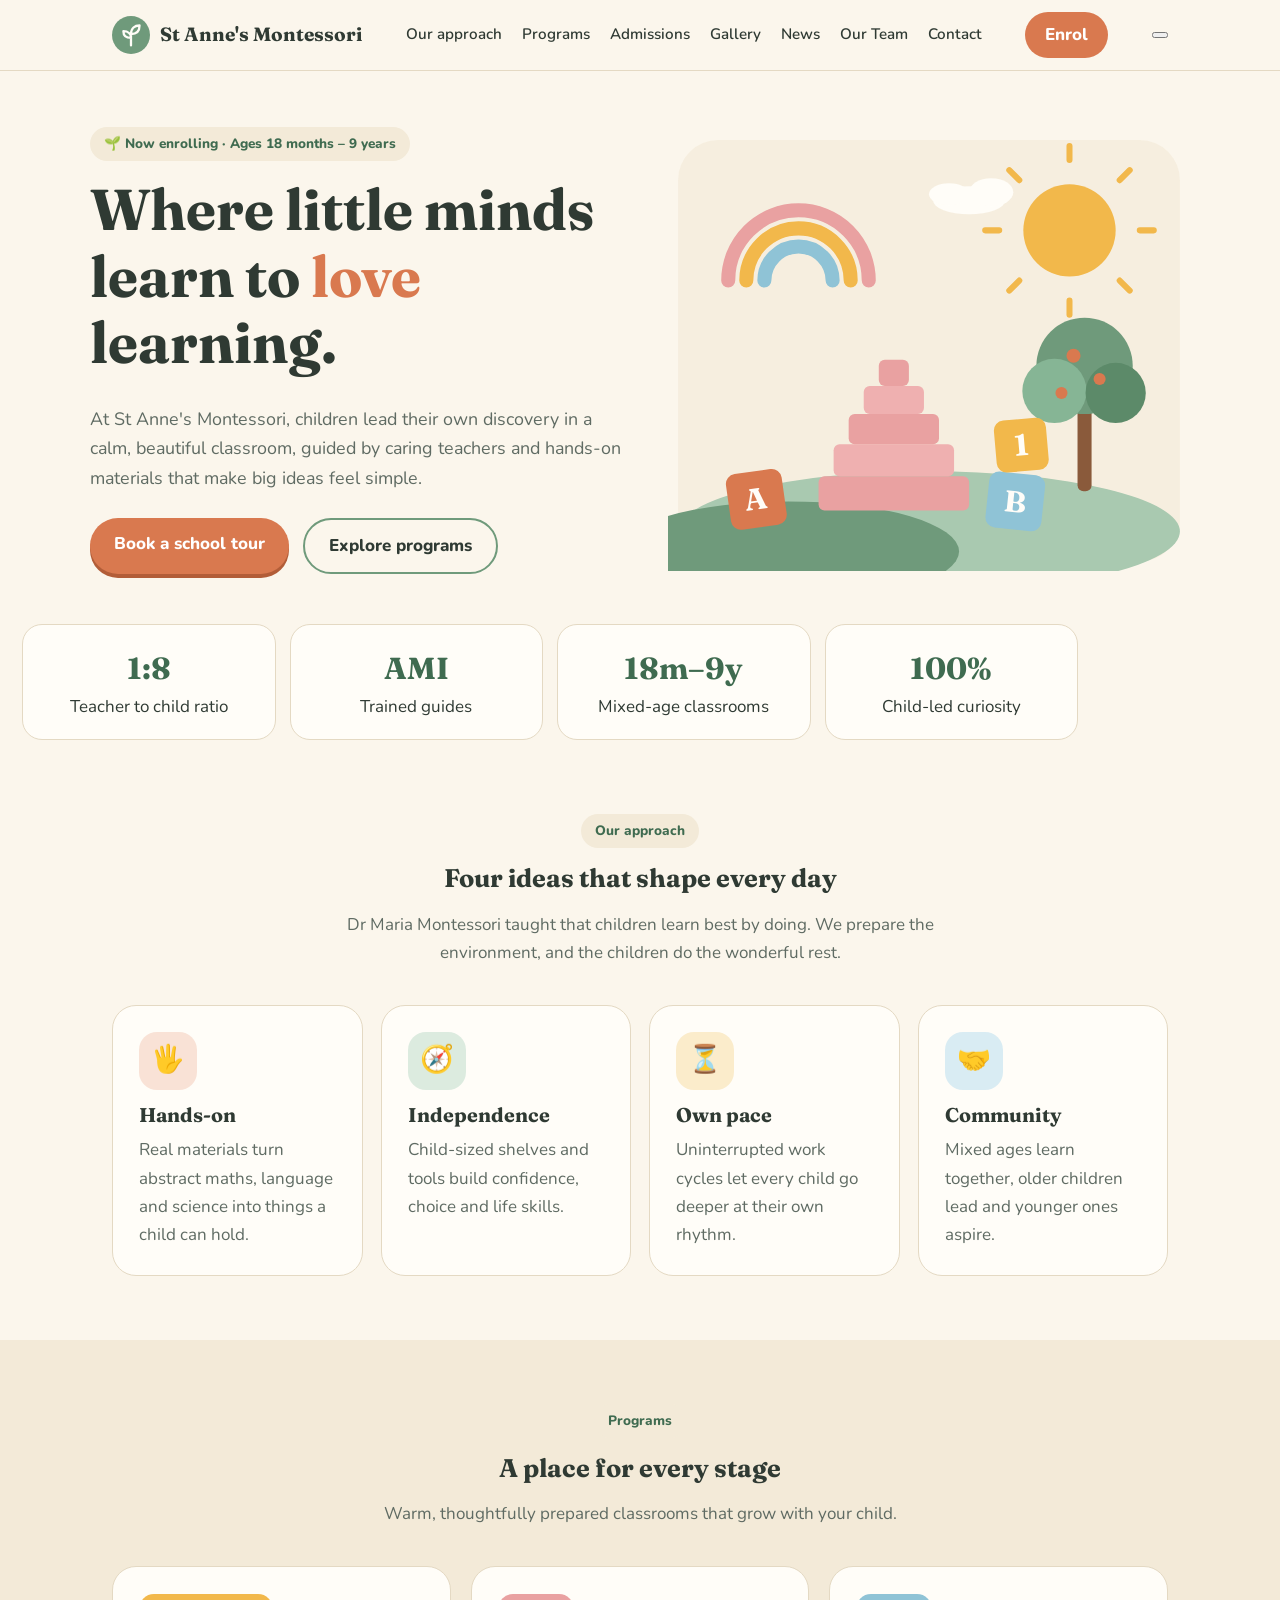
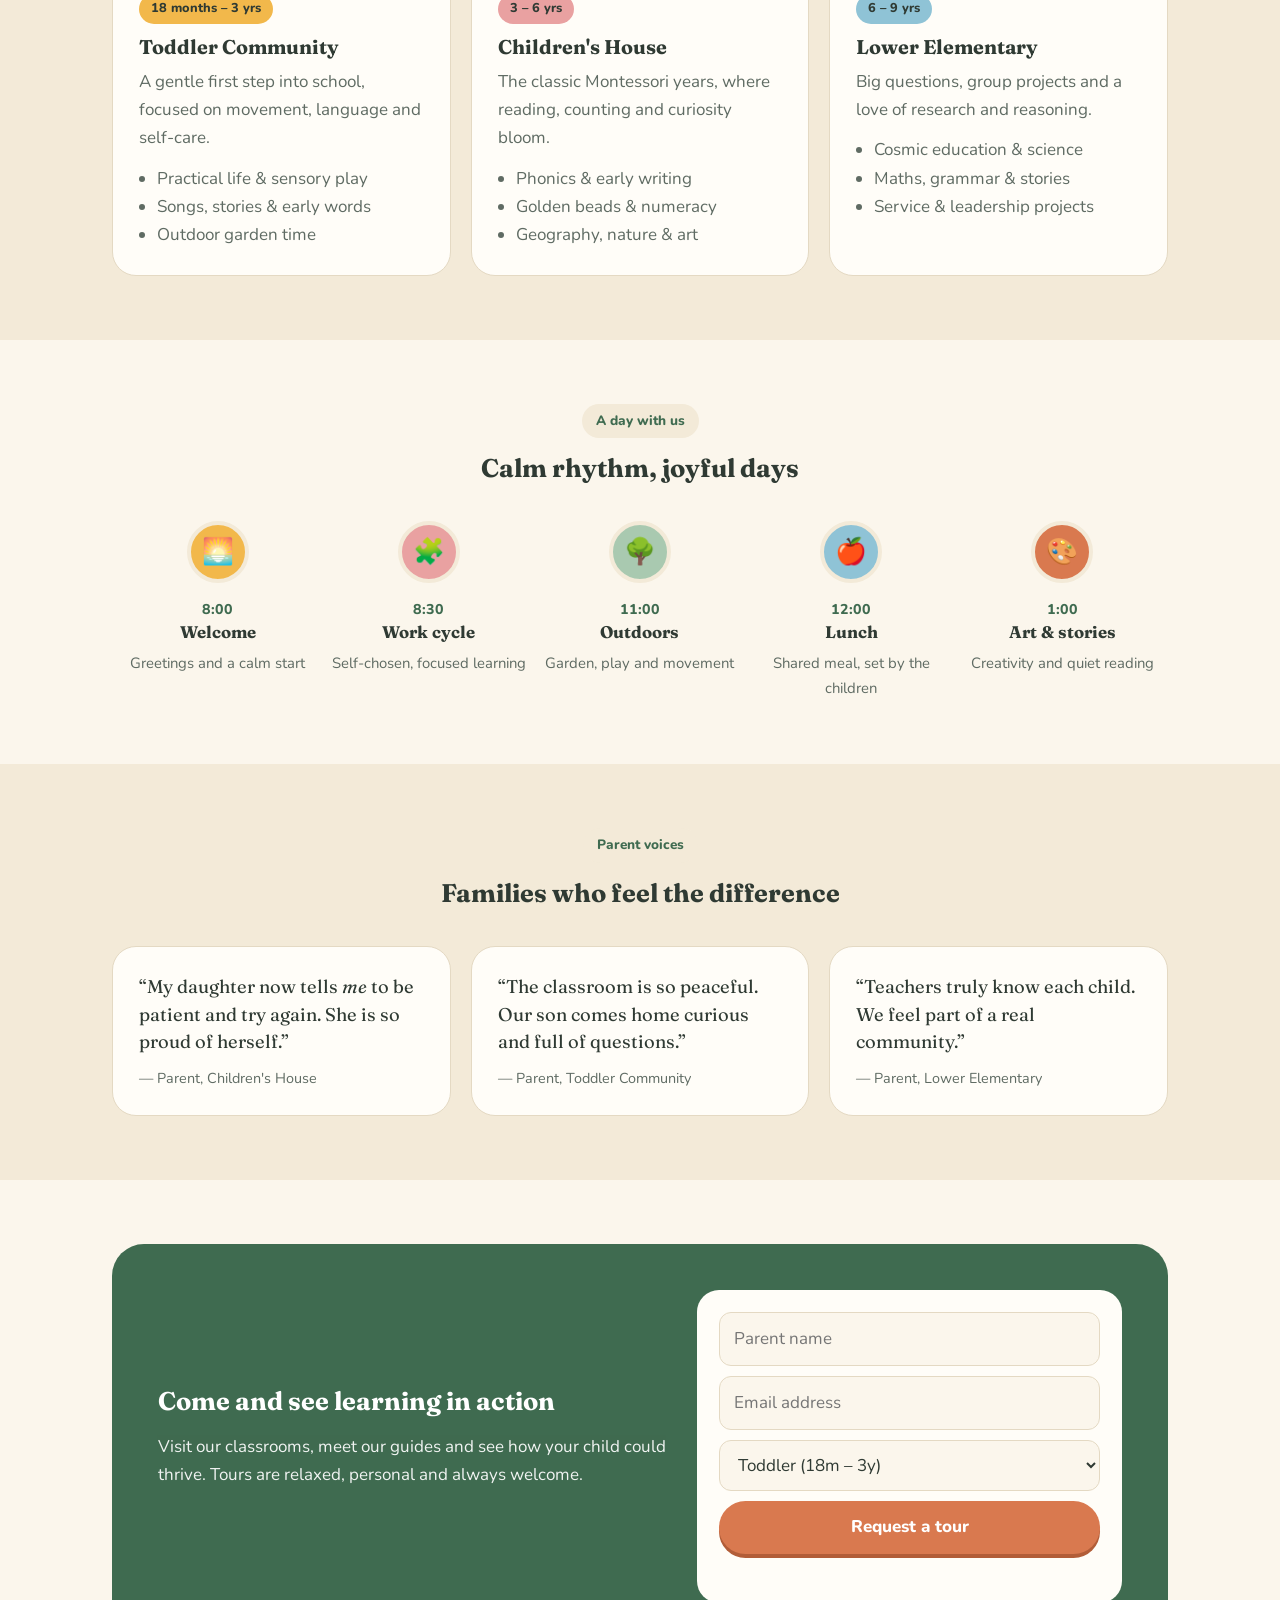
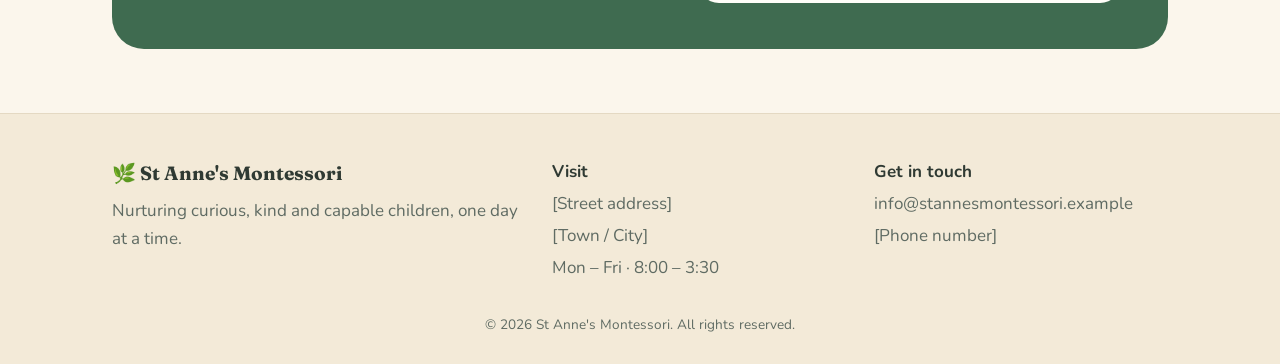
<file: index.html>
<!DOCTYPE html>
<html lang="en">
<head>
<meta charset="utf-8">
<meta name="viewport" content="width=device-width, initial-scale=1, viewport-fit=cover">
<title>St Anne's Montessori – Where curiosity grows</title>
<link rel="stylesheet" href="https://fonts.googleapis.com/css2?family=Fraunces:wght@600;700&family=Nunito:wght@400;600;800&display=swap">
<link rel="stylesheet" href="style.css">
</head>
<body>

<!-- ============ HEADER ============ -->
<header><div class="wrap"><nav>
  <a href="#top" class="logo">
    <svg width="38" height="38" viewBox="0 0 40 40" aria-hidden="true">
      <circle cx="20" cy="20" r="20" fill="#6f9a7b"/>
      <path d="M20 31V19M20 19c0-6 4-9 9-9 0 6-3 9-9 9zM20 23c0-4-3-7-8-7 0 5 3 7 8 7z" fill="none" stroke="#fffdf8" stroke-width="2.4" stroke-linecap="round" stroke-linejoin="round"/>
    </svg>
    St Anne's Montessori
  </a>
  <div class="links">
    <a href="#about">Our approach</a>
    <a href="#programs">Programs</a>
    <a href="admissions.html">Admissions</a>
    <a href="gallery.html">Gallery</a>
    <a href="news.html">News</a>
    <a href="staff.html">Our Team</a>
    <a href="contact.html">Contact</a>
  </div>
  <a class="btn" href="admissions.html#tour" style="padding:9px 20px;box-shadow:none">Enrol</a>
  <button class="burger" aria-label="Open menu" aria-expanded="false">
    <span></span><span></span><span></span>
  </button>
</nav></div></header>

<main id="top">

<!-- ============ HERO ============ -->
<div class="wrap hero">
  <div>
    <span class="tag">🌱 Now enrolling · Ages 18 months – 9 years</span>
    <h1>Where little minds learn to <em>love</em> learning.</h1>
    <p>At St Anne's Montessori, children lead their own discovery in a calm, beautiful classroom, guided by caring teachers and hands-on materials that make big ideas feel simple.</p>
    <div class="cta">
      <a class="btn" href="admissions.html#tour">Book a school tour</a>
      <a class="btn alt" href="#programs">Explore programs</a>
    </div>
  </div>

  <!-- Hero illustration (inline SVG) -->
  <svg viewBox="0 0 520 440" role="img" aria-label="Illustration of colourful learning blocks, a tree and a sunny sky">
    <rect x="10" y="10" width="500" height="420" rx="40" fill="#f3ead8" opacity=".6"/>
    <!-- sun -->
    <circle cx="400" cy="100" r="46" fill="#f2b84b"/>
    <g stroke="#f2b84b" stroke-width="6" stroke-linecap="round">
      <path d="M400 30v-14M400 184v-14M330 100h-14M484 100h-14M350 50l-10-10M460 160l-10-10M450 50l10-10M350 150l-10 10"/>
    </g>
    <!-- rainbow -->
    <path d="M60 150a70 70 0 0 1 140 0" fill="none" stroke="#e9a1a1" stroke-width="14" stroke-linecap="round"/>
    <path d="M78 150a52 52 0 0 1 104 0" fill="none" stroke="#f2b84b" stroke-width="14" stroke-linecap="round"/>
    <path d="M96 150a34 34 0 0 1 68 0" fill="none" stroke="#8fc3d6" stroke-width="14" stroke-linecap="round"/>
    <!-- hills -->
    <ellipse cx="260" cy="400" rx="250" ry="60" fill="#a9c9b0"/>
    <ellipse cx="120" cy="420" rx="170" ry="50" fill="#6f9a7b"/>
    <!-- tree -->
    <rect x="408" y="250" width="14" height="110" rx="6" fill="#8a5a3b"/>
    <circle cx="415" cy="235" r="48" fill="#6f9a7b"/>
    <circle cx="385" cy="260" r="32" fill="#86b595"/>
    <circle cx="446" cy="262" r="30" fill="#5c8a69"/>
    <circle cx="404" cy="225" r="7" fill="#d9794f"/>
    <circle cx="430" cy="248" r="6" fill="#d9794f"/>
    <circle cx="392" cy="262" r="6" fill="#d9794f"/>
    <!-- pink tower -->
    <rect x="150" y="345" width="150" height="34" rx="6" fill="#e9a1a1"/>
    <rect x="165" y="313" width="120" height="32" rx="6" fill="#efb0b0"/>
    <rect x="180" y="283" width="90" height="30" rx="6" fill="#e9a1a1"/>
    <rect x="195" y="255" width="60" height="28" rx="6" fill="#efb0b0"/>
    <rect x="210" y="229" width="30" height="26" rx="6" fill="#e9a1a1"/>
    <!-- letter blocks -->
    <g font-family="Fraunces,Georgia,serif" font-weight="700" font-size="30" text-anchor="middle" fill="#fffdf8">
      <rect x="60" y="340" width="56" height="56" rx="10" fill="#d9794f" transform="rotate(-8 88 368)"/>
      <text x="88" y="378" transform="rotate(-8 88 368)">A</text>
      <rect x="318" y="342" width="56" height="56" rx="10" fill="#8fc3d6" transform="rotate(6 346 370)"/>
      <text x="346" y="381" transform="rotate(6 346 370)">B</text>
      <rect x="326" y="288" width="52" height="52" rx="10" fill="#f2b84b" transform="rotate(-5 352 314)"/>
      <text x="352" y="324" transform="rotate(-5 352 314)">1</text>
    </g>
    <!-- cloud -->
    <g fill="#fffdf8">
      <ellipse cx="300" cy="70" rx="36" ry="14"/>
      <ellipse cx="322" cy="62" rx="22" ry="14"/>
      <ellipse cx="280" cy="64" rx="20" ry="11"/>
    </g>
  </svg>
</div>

<!-- ============ STATS ============ -->
<div class="wrap stats">
  <div class="stat"><b>1:8</b>Teacher to child ratio</div>
  <div class="stat"><b>AMI</b>Trained guides</div>
  <div class="stat"><b>18m–9y</b>Mixed-age classrooms</div>
  <div class="stat"><b>100%</b>Child-led curiosity</div>
</div>

<!-- ============ ABOUT ============ -->
<section id="about"><div class="wrap">
  <div class="head">
    <span class="tag">Our approach</span>
    <h2>Four ideas that shape every day</h2>
    <p>Dr Maria Montessori taught that children learn best by doing. We prepare the environment, and the children do the wonderful rest.</p>
  </div>
  <div class="grid4">
    <div class="card"><div class="ico" style="background:#f9e2d6">🖐️</div><h3>Hands-on</h3><p>Real materials turn abstract maths, language and science into things a child can hold.</p></div>
    <div class="card"><div class="ico" style="background:#dcebdf">🧭</div><h3>Independence</h3><p>Child-sized shelves and tools build confidence, choice and life skills.</p></div>
    <div class="card"><div class="ico" style="background:#fbeccb">⏳</div><h3>Own pace</h3><p>Uninterrupted work cycles let every child go deeper at their own rhythm.</p></div>
    <div class="card"><div class="ico" style="background:#d9ecf3">🤝</div><h3>Community</h3><p>Mixed ages learn together, older children lead and younger ones aspire.</p></div>
  </div>
</div></section>

<!-- ============ PROGRAMS ============ -->
<section id="programs" class="alt-bg"><div class="wrap">
  <div class="head">
    <span class="tag">Programs</span>
    <h2>A place for every stage</h2>
    <p>Warm, thoughtfully prepared classrooms that grow with your child.</p>
  </div>
  <div class="grid3">
    <div class="card prog">
      <span class="age" style="background:#f2b84b">18 months – 3 yrs</span>
      <h3>Toddler Community</h3>
      <p>A gentle first step into school, focused on movement, language and self-care.</p>
      <ul><li>Practical life &amp; sensory play</li><li>Songs, stories &amp; early words</li><li>Outdoor garden time</li></ul>
    </div>
    <div class="card prog">
      <span class="age" style="background:#e9a1a1">3 – 6 yrs</span>
      <h3>Children's House</h3>
      <p>The classic Montessori years, where reading, counting and curiosity bloom.</p>
      <ul><li>Phonics &amp; early writing</li><li>Golden beads &amp; numeracy</li><li>Geography, nature &amp; art</li></ul>
    </div>
    <div class="card prog">
      <span class="age" style="background:#8fc3d6">6 – 9 yrs</span>
      <h3>Lower Elementary</h3>
      <p>Big questions, group projects and a love of research and reasoning.</p>
      <ul><li>Cosmic education &amp; science</li><li>Maths, grammar &amp; stories</li><li>Service &amp; leadership projects</li></ul>
    </div>
  </div>
</div></section>

<!-- ============ A DAY WITH US ============ -->
<section id="day"><div class="wrap">
  <div class="head"><span class="tag">A day with us</span><h2>Calm rhythm, joyful days</h2></div>
  <div class="day">
    <div class="step"><i style="background:#f2b84b">🌅</i><small>8:00</small><h3 style="font-size:1.05rem">Welcome</h3><p>Greetings and a calm start</p></div>
    <div class="step"><i style="background:#e9a1a1">🧩</i><small>8:30</small><h3 style="font-size:1.05rem">Work cycle</h3><p>Self-chosen, focused learning</p></div>
    <div class="step"><i style="background:#a9c9b0">🌳</i><small>11:00</small><h3 style="font-size:1.05rem">Outdoors</h3><p>Garden, play and movement</p></div>
    <div class="step"><i style="background:#8fc3d6">🍎</i><small>12:00</small><h3 style="font-size:1.05rem">Lunch</h3><p>Shared meal, set by the children</p></div>
    <div class="step"><i style="background:#d9794f">🎨</i><small>1:00</small><h3 style="font-size:1.05rem">Art &amp; stories</h3><p>Creativity and quiet reading</p></div>
  </div>
</div></section>

<!-- ============ TESTIMONIALS ============ -->
<section id="voices" class="alt-bg"><div class="wrap">
  <div class="head"><span class="tag">Parent voices</span><h2>Families who feel the difference</h2></div>
  <div class="grid3">
    <div class="card quote">“My daughter now tells <em>me</em> to be patient and try again. She is so proud of herself.”<small>— Parent, Children's House</small></div>
    <div class="card quote">“The classroom is so peaceful. Our son comes home curious and full of questions.”<small>— Parent, Toddler Community</small></div>
    <div class="card quote">“Teachers truly know each child. We feel part of a real community.”<small>— Parent, Lower Elementary</small></div>
  </div>
</div></section>

<!-- ============ ADMISSIONS ============ -->
<section id="admissions"><div class="wrap">
  <div class="admit">
    <div>
      <h2>Come and see learning in action</h2>
      <p>Visit our classrooms, meet our guides and see how your child could thrive. Tours are relaxed, personal and always welcome.</p>
    </div>
    <form class="form" id="f">
      <input required placeholder="Parent name" aria-label="Parent name">
      <input required type="email" placeholder="Email address" aria-label="Email">
      <select aria-label="Child age">
        <option>Toddler (18m – 3y)</option>
        <option>Children's House (3 – 6y)</option>
        <option>Lower Elementary (6 – 9y)</option>
      </select>
      <button class="btn" type="submit">Request a tour</button>
      <p id="msg" role="status"></p>
    </form>
  </div>
</div></section>

</main>

<!-- ============ FOOTER ============ -->
<footer id="contact"><div class="wrap">
  <div class="fgrid">
    <div>
      <div class="logo" style="margin-bottom:8px">🌿 St Anne's Montessori</div>
      <p>Nurturing curious, kind and capable children, one day at a time.</p>
    </div>
    <div>
      <b>Visit</b>
      <p>[Street address]</p>
      <p>[Town / City]</p>
      <p>Mon – Fri · 8:00 – 3:30</p>
    </div>
    <div>
      <b>Get in touch</b>
      <a href="mailto:info@stannesmontessori.example">info@stannesmontessori.example</a>
      <p>[Phone number]</p>
    </div>
  </div>
  <div class="copy">© 2026 St Anne's Montessori. All rights reserved.</div>
</div></footer>

<script src="script.js"></script>
<script src="nav.js"></script>
</body>
</html>
</file>
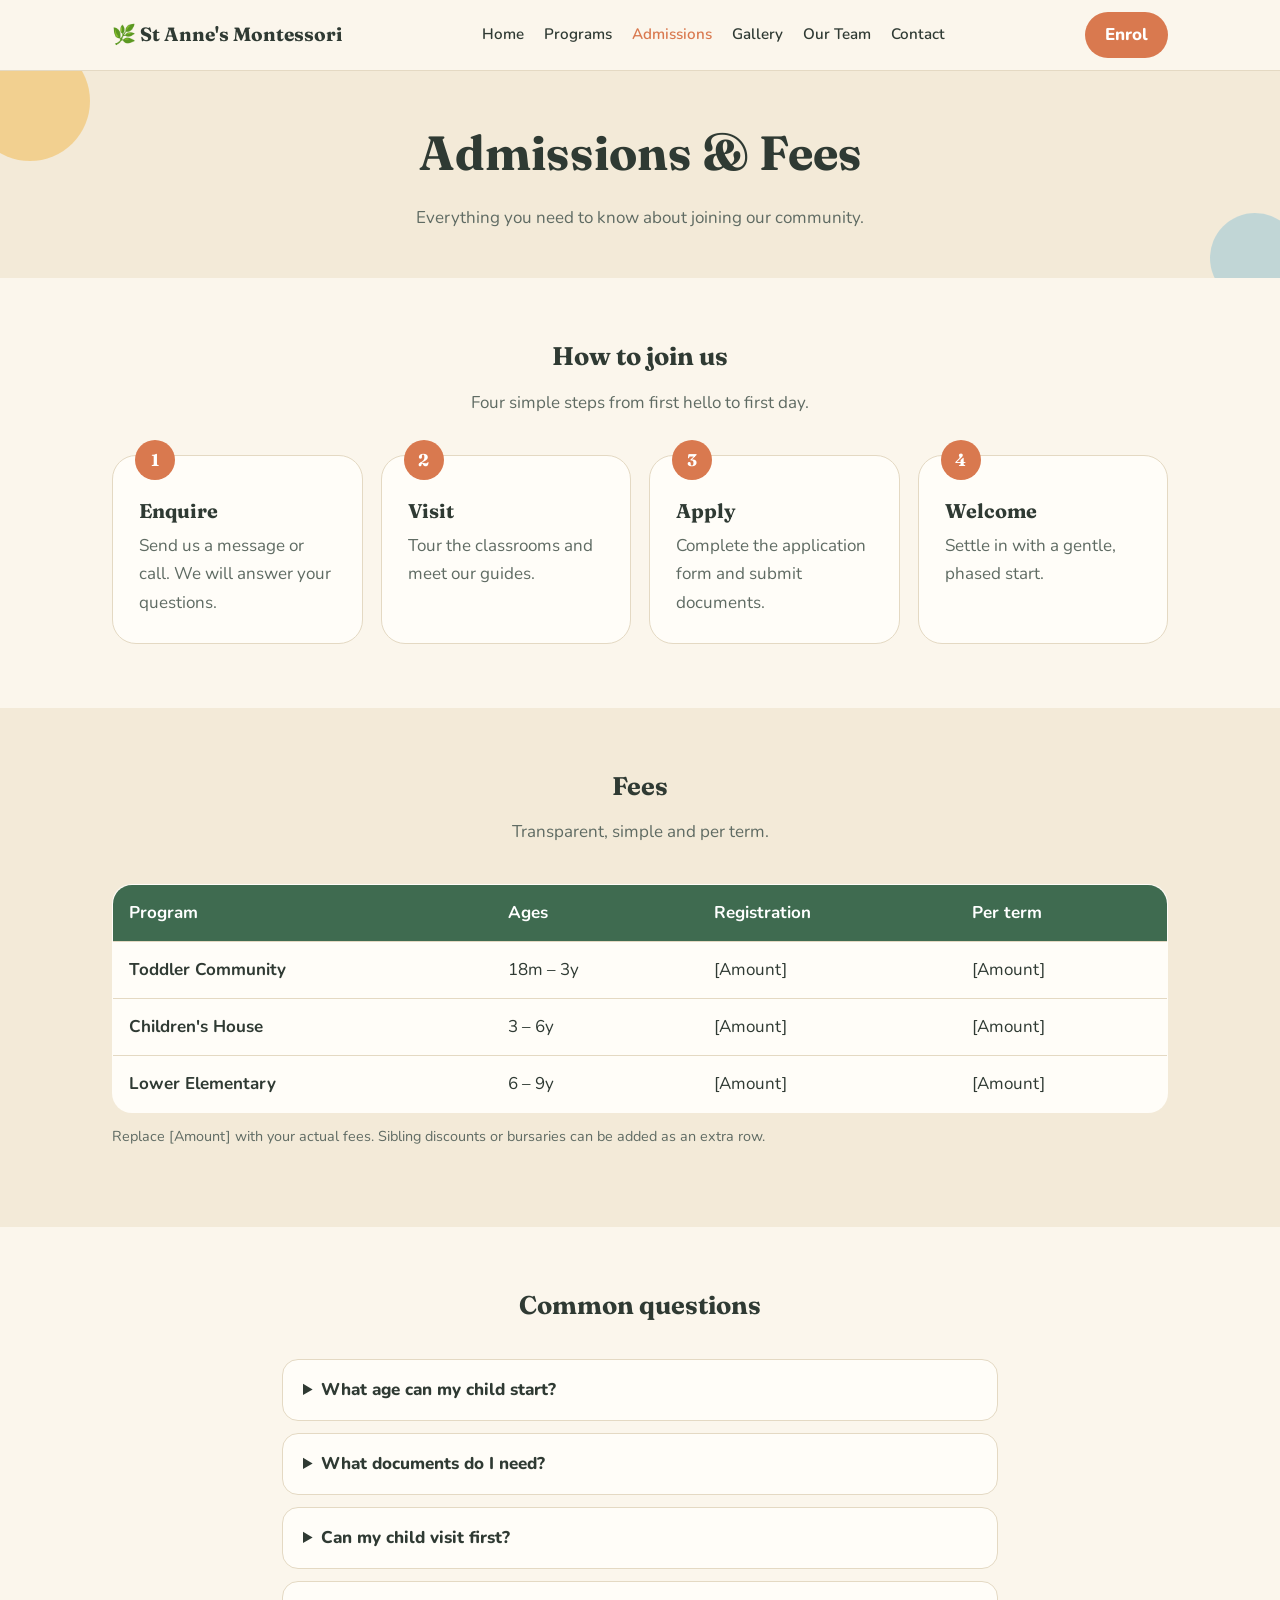
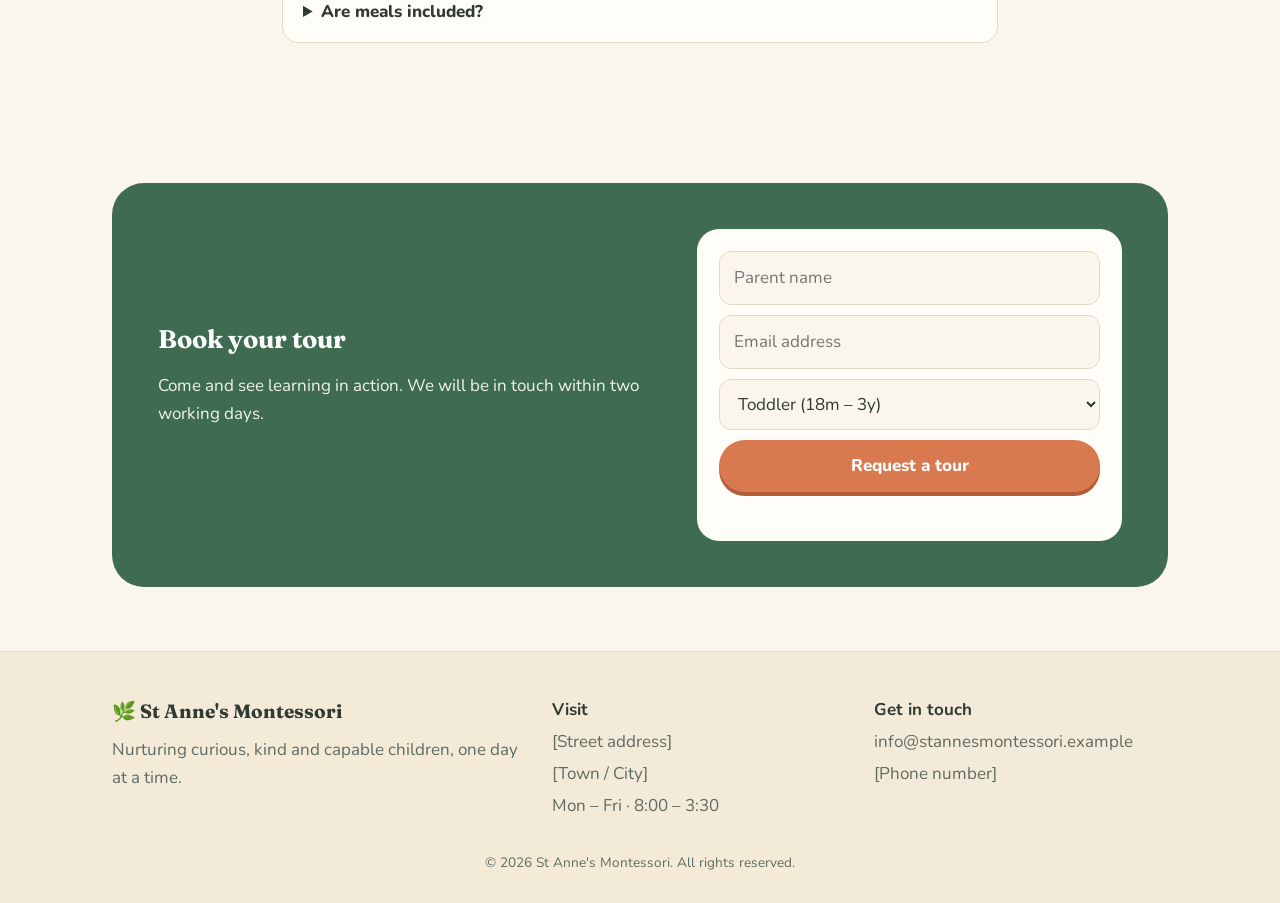
<file: admissions.html>
<!DOCTYPE html>
<html lang="en">
<head>
<meta charset="utf-8">
<meta name="viewport" content="width=device-width, initial-scale=1, viewport-fit=cover">
<title>Admissions & Fees – St Anne's Montessori</title>
<link rel="stylesheet" href="https://fonts.googleapis.com/css2?family=Fraunces:wght@600;700&family=Nunito:wght@400;600;800&display=swap">
<link rel="stylesheet" href="style.css">
<link rel="stylesheet" href="pages.css">
</head>
<body>

<header><div class="wrap"><nav>
  <a href="index.html" class="logo">🌿 St Anne's Montessori</a>
  <div class="links">
    <a href="index.html">Home</a>
    <a href="index.html#programs">Programs</a>
    <a href="admissions.html" class="on">Admissions</a>
    <a href="gallery.html">Gallery</a>
    <a href="staff.html">Our Team</a>
    <a href="#contact">Contact</a>
  </div>
  <a class="btn" href="admissions.html#tour" style="padding:9px 20px;box-shadow:none">Enrol</a>
</nav></div></header>

<div class="page-hero"><div class="wrap">
  <h1>Admissions & Fees</h1>
  <p>Everything you need to know about joining our community.</p>
</div></div>

<!-- How to join -->
<section><div class="wrap">
  <div class="head"><h2>How to join us</h2><p>Four simple steps from first hello to first day.</p></div>
  <div class="steps">
    <div class="card"><h3>Enquire</h3><p>Send us a message or call. We will answer your questions.</p></div>
    <div class="card"><h3>Visit</h3><p>Tour the classrooms and meet our guides.</p></div>
    <div class="card"><h3>Apply</h3><p>Complete the application form and submit documents.</p></div>
    <div class="card"><h3>Welcome</h3><p>Settle in with a gentle, phased start.</p></div>
  </div>
</div></section>

<!-- Fees -->
<section class="alt-bg"><div class="wrap">
  <div class="head"><h2>Fees</h2><p>Transparent, simple and per term.</p></div>
  <div class="scroll">
    <table class="tbl">
      <tr><th>Program</th><th>Ages</th><th>Registration</th><th>Per term</th></tr>
      <tr><td><b>Toddler Community</b></td><td>18m – 3y</td><td>[Amount]</td><td>[Amount]</td></tr>
      <tr><td><b>Children's House</b></td><td>3 – 6y</td><td>[Amount]</td><td>[Amount]</td></tr>
      <tr><td><b>Lower Elementary</b></td><td>6 – 9y</td><td>[Amount]</td><td>[Amount]</td></tr>
    </table>
  </div>
  <p class="note">Replace [Amount] with your actual fees. Sibling discounts or bursaries can be added as an extra row.</p>
</div></section>

<!-- FAQ -->
<section><div class="wrap" style="max-width:760px">
  <div class="head"><h2>Common questions</h2></div>
  <details><summary>What age can my child start?</summary><p>We welcome children from 18 months. Elementary places are for ages 6 to 9.</p></details>
  <details><summary>What documents do I need?</summary><p>A birth certificate copy, immunisation record, passport photos and previous school report if any.</p></details>
  <details><summary>Can my child visit first?</summary><p>Yes. We offer a short trial morning so your child can explore the classroom.</p></details>
  <details><summary>Are meals included?</summary><p>[Update with your meal policy.]</p></details>
</div></section>

<!-- Tour form -->
<section id="tour"><div class="wrap"><div class="admit">
  <div>
    <h2>Book your tour</h2>
    <p>Come and see learning in action. We will be in touch within two working days.</p>
  </div>
  <form class="form" id="f">
    <input required placeholder="Parent name">
    <input required type="email" placeholder="Email address">
    <select>
      <option>Toddler (18m – 3y)</option>
      <option>Children's House (3 – 6y)</option>
      <option>Lower Elementary (6 – 9y)</option>
    </select>
    <button class="btn" type="submit">Request a tour</button>
    <p id="msg" role="status"></p>
  </form>
</div></div></section>

<footer id="contact"><div class="wrap">
  <div class="fgrid">
    <div>
      <div class="logo" style="margin-bottom:8px">🌿 St Anne's Montessori</div>
      <p>Nurturing curious, kind and capable children, one day at a time.</p>
    </div>
    <div><b>Visit</b><p>[Street address]</p><p>[Town / City]</p><p>Mon – Fri · 8:00 – 3:30</p></div>
    <div><b>Get in touch</b><a href="mailto:info@stannesmontessori.example">info@stannesmontessori.example</a><p>[Phone number]</p></div>
  </div>
  <div class="copy">© 2026 St Anne's Montessori. All rights reserved.</div>
</div></footer>

<script src="script.js"></script>
</body>
</html>
</file>
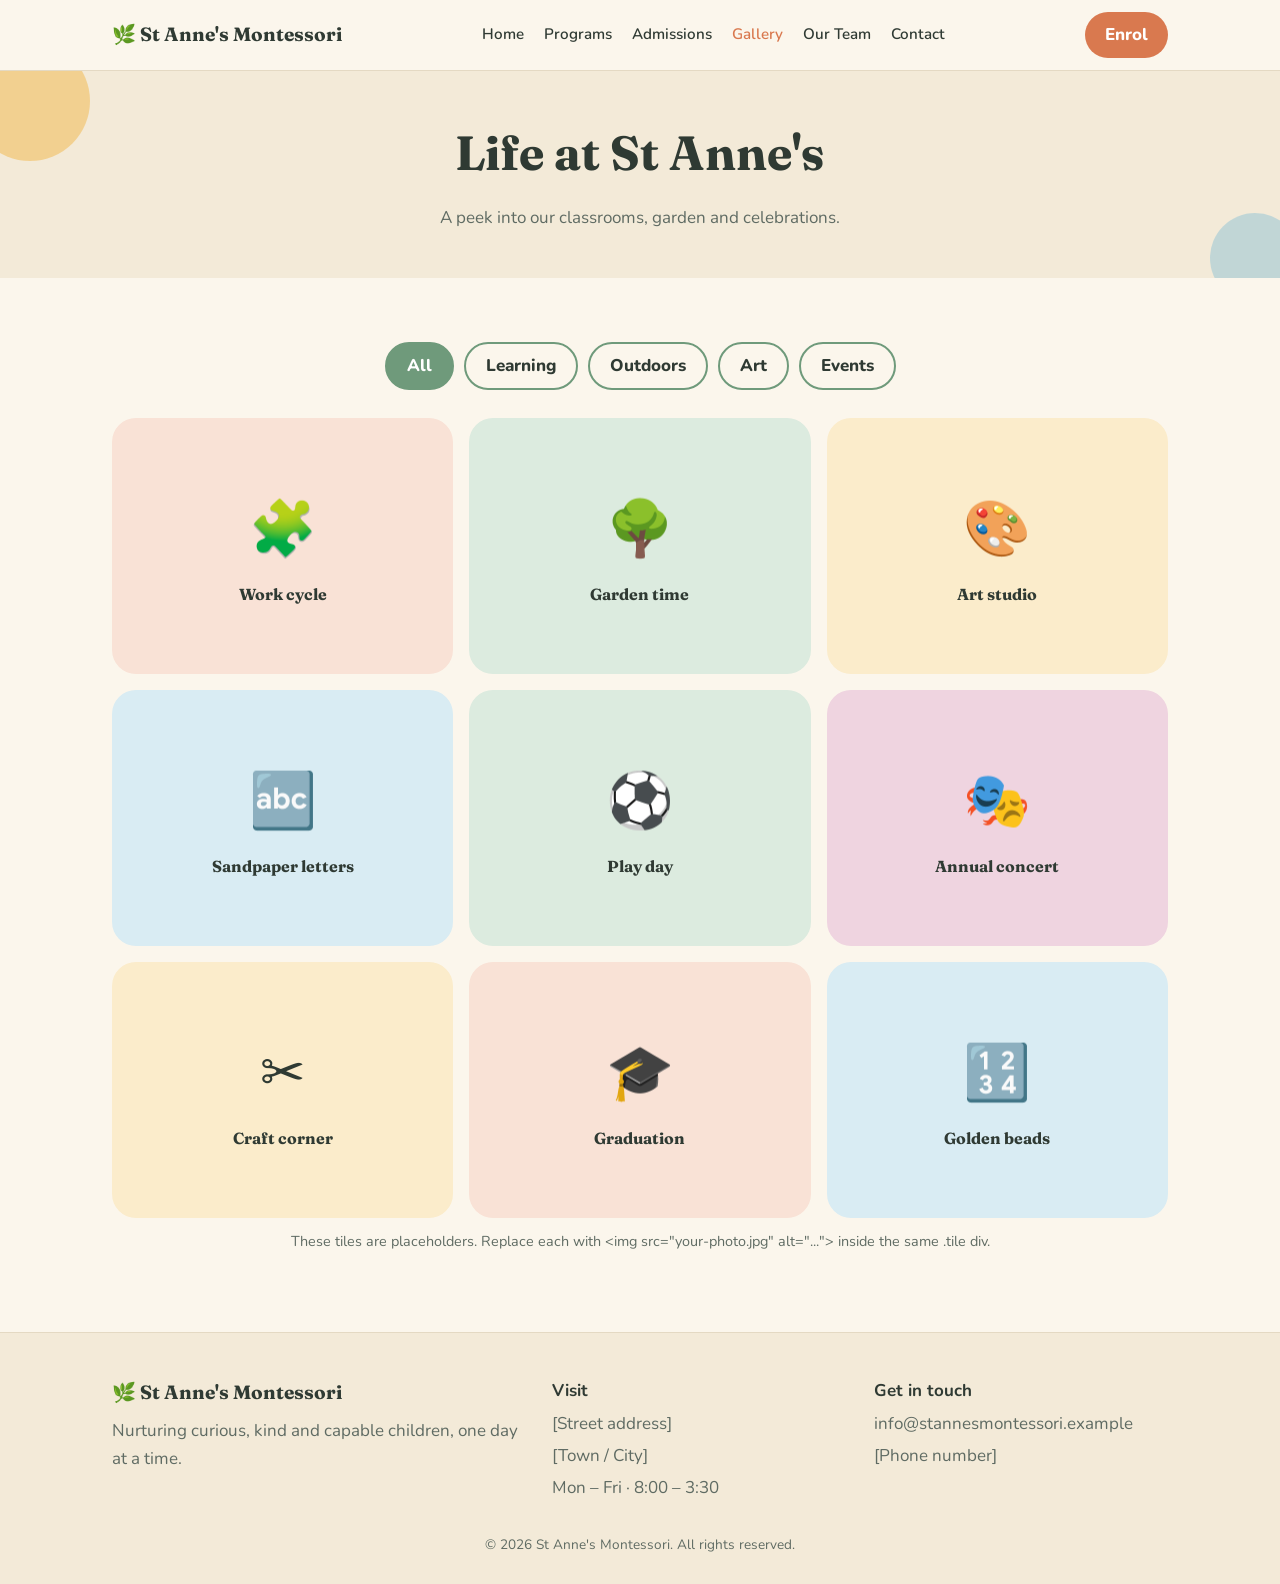
<file: gallery.html>
<!DOCTYPE html>
<html lang="en">
<head>
<meta charset="utf-8">
<meta name="viewport" content="width=device-width, initial-scale=1, viewport-fit=cover">
<title>Life at St Anne's – St Anne's Montessori</title>
<link rel="stylesheet" href="https://fonts.googleapis.com/css2?family=Fraunces:wght@600;700&family=Nunito:wght@400;600;800&display=swap">
<link rel="stylesheet" href="style.css">
<link rel="stylesheet" href="pages.css">
</head>
<body>

<header><div class="wrap"><nav>
  <a href="index.html" class="logo">🌿 St Anne's Montessori</a>
  <div class="links">
    <a href="index.html">Home</a>
    <a href="index.html#programs">Programs</a>
    <a href="admissions.html">Admissions</a>
    <a href="gallery.html" class="on">Gallery</a>
    <a href="staff.html">Our Team</a>
    <a href="#contact">Contact</a>
  </div>
  <a class="btn" href="admissions.html#tour" style="padding:9px 20px;box-shadow:none">Enrol</a>
</nav></div></header>

<div class="page-hero"><div class="wrap">
  <h1>Life at St Anne's</h1>
  <p>A peek into our classrooms, garden and celebrations.</p>
</div></div>

<section><div class="wrap">

  <!-- Filter buttons -->
  <div class="filters">
    <button data-f="all">All</button>
    <button data-f="learn">Learning</button>
    <button data-f="outdoor">Outdoors</button>
    <button data-f="art">Art</button>
    <button data-f="events">Events</button>
  </div>

  <!-- Photo tiles (swap the emoji for <img> when you have photos) -->
  <div class="gal">
    <div class="tile" data-c="learn"   style="background:#f9e2d6">🧩<span>Work cycle</span></div>
    <div class="tile" data-c="outdoor" style="background:#dcebdf">🌳<span>Garden time</span></div>
    <div class="tile" data-c="art"     style="background:#fbeccb">🎨<span>Art studio</span></div>
    <div class="tile" data-c="learn"   style="background:#d9ecf3">🔤<span>Sandpaper letters</span></div>
    <div class="tile" data-c="outdoor" style="background:#dcebdf">⚽<span>Play day</span></div>
    <div class="tile" data-c="events"  style="background:#efd4e0">🎭<span>Annual concert</span></div>
    <div class="tile" data-c="art"     style="background:#fbeccb">✂️<span>Craft corner</span></div>
    <div class="tile" data-c="events"  style="background:#f9e2d6">🎓<span>Graduation</span></div>
    <div class="tile" data-c="learn"   style="background:#d9ecf3">🔢<span>Golden beads</span></div>
  </div>

  <p class="note" style="text-align:center">These tiles are placeholders. Replace each with &lt;img src="your-photo.jpg" alt="..."&gt; inside the same .tile div.</p>
</div></section>

<footer id="contact"><div class="wrap">
  <div class="fgrid">
    <div>
      <div class="logo" style="margin-bottom:8px">🌿 St Anne's Montessori</div>
      <p>Nurturing curious, kind and capable children, one day at a time.</p>
    </div>
    <div><b>Visit</b><p>[Street address]</p><p>[Town / City]</p><p>Mon – Fri · 8:00 – 3:30</p></div>
    <div><b>Get in touch</b><a href="mailto:info@stannesmontessori.example">info@stannesmontessori.example</a><p>[Phone number]</p></div>
  </div>
  <div class="copy">© 2026 St Anne's Montessori. All rights reserved.</div>
</div></footer>

<!-- Filter logic (gallery only) -->
<script>
const buttons = document.querySelectorAll('.filters button');
const tiles = document.querySelectorAll('.tile');

function filter(key){
  buttons.forEach(b => b.classList.toggle('on', b.dataset.f === key));
  tiles.forEach(t => t.classList.toggle('hide', key !== 'all' && t.dataset.c !== key));
}
buttons.forEach(b => b.onclick = () => filter(b.dataset.f));
filter('all');
</script>
</body>
</html>
</file>
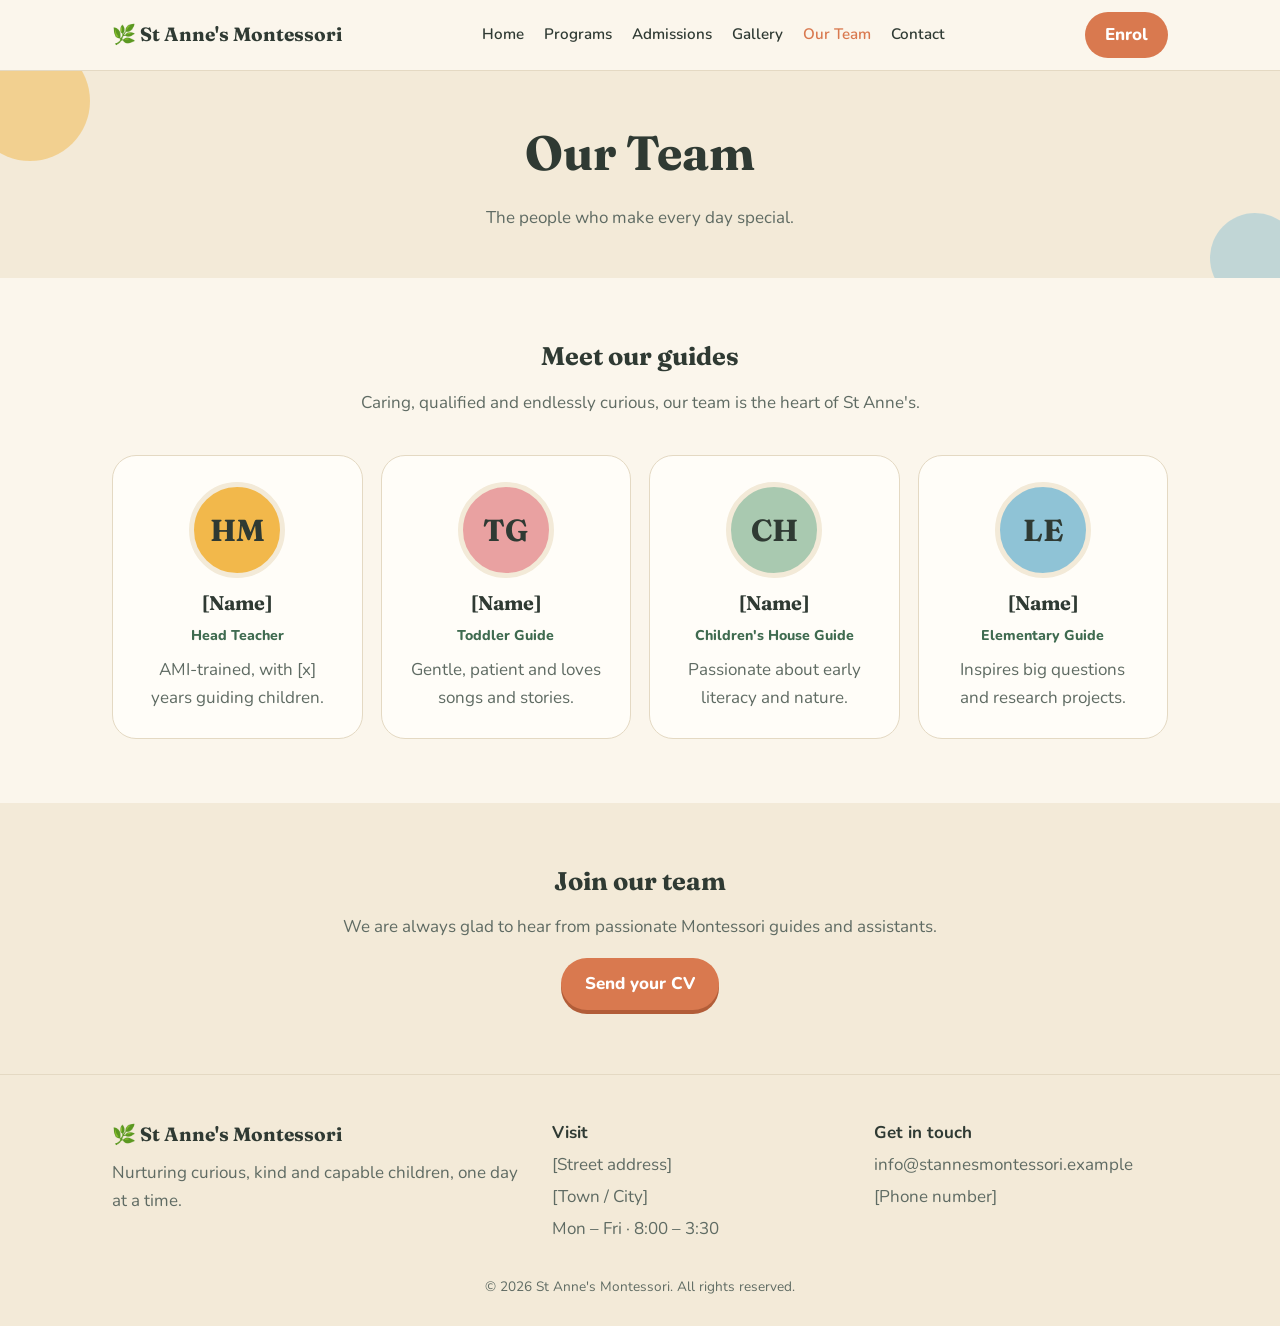
<file: staff.html>
<!DOCTYPE html>
<html lang="en">
<head>
<meta charset="utf-8">
<meta name="viewport" content="width=device-width, initial-scale=1, viewport-fit=cover">
<title>Our Team – St Anne's Montessori</title>
<link rel="stylesheet" href="https://fonts.googleapis.com/css2?family=Fraunces:wght@600;700&family=Nunito:wght@400;600;800&display=swap">
<link rel="stylesheet" href="style.css">
<link rel="stylesheet" href="pages.css">
</head>
<body>

<header><div class="wrap"><nav>
  <a href="index.html" class="logo">🌿 St Anne's Montessori</a>
  <div class="links">
    <a href="index.html">Home</a>
    <a href="index.html#programs">Programs</a>
    <a href="admissions.html">Admissions</a>
    <a href="gallery.html">Gallery</a>
    <a href="staff.html" class="on">Our Team</a>
    <a href="#contact">Contact</a>
  </div>
  <a class="btn" href="admissions.html#tour" style="padding:9px 20px;box-shadow:none">Enrol</a>
</nav></div></header>

<div class="page-hero"><div class="wrap">
  <h1>Our Team</h1>
  <p>The people who make every day special.</p>
</div></div>

<section><div class="wrap">
  <div class="head">
    <h2>Meet our guides</h2>
    <p>Caring, qualified and endlessly curious, our team is the heart of St Anne's.</p>
  </div>
  <div class="team">
    <div class="card person">
      <div class="av" style="background:#f2b84b">HM</div>
      <h3>[Name]</h3><small>Head Teacher</small>
      <p>AMI-trained, with [x] years guiding children.</p>
    </div>
    <div class="card person">
      <div class="av" style="background:#e9a1a1">TG</div>
      <h3>[Name]</h3><small>Toddler Guide</small>
      <p>Gentle, patient and loves songs and stories.</p>
    </div>
    <div class="card person">
      <div class="av" style="background:#a9c9b0">CH</div>
      <h3>[Name]</h3><small>Children's House Guide</small>
      <p>Passionate about early literacy and nature.</p>
    </div>
    <div class="card person">
      <div class="av" style="background:#8fc3d6">LE</div>
      <h3>[Name]</h3><small>Elementary Guide</small>
      <p>Inspires big questions and research projects.</p>
    </div>
  </div>
</div></section>

<section class="alt-bg"><div class="wrap" style="max-width:760px;text-align:center">
  <h2>Join our team</h2>
  <p style="color:var(--muted)">We are always glad to hear from passionate Montessori guides and assistants.</p>
  <a class="btn" href="mailto:info@stannesmontessori.example">Send your CV</a>
</div></section>

<footer id="contact"><div class="wrap">
  <div class="fgrid">
    <div>
      <div class="logo" style="margin-bottom:8px">🌿 St Anne's Montessori</div>
      <p>Nurturing curious, kind and capable children, one day at a time.</p>
    </div>
    <div><b>Visit</b><p>[Street address]</p><p>[Town / City]</p><p>Mon – Fri · 8:00 – 3:30</p></div>
    <div><b>Get in touch</b><a href="mailto:info@stannesmontessori.example">info@stannesmontessori.example</a><p>[Phone number]</p></div>
  </div>
  <div class="copy">© 2026 St Anne's Montessori. All rights reserved.</div>
</div></footer>

</body>
</html>
</file>
<file: style.css>
/* ============ DESIGN TOKENS ============ */
:root{
  --bg:#fbf6ec; --bg2:#f3ead8; --card:#fffdf8;
  --ink:#2f3a33; --muted:#5f6b63;
  --sage:#6f9a7b; --sage-d:#3f6b50;
  --terra:#d9794f; --sun:#f2b84b; --sky:#8fc3d6; --rose:#e9a1a1;
  --line:#e4d9c3;
  box-sizing:border-box;
  padding-top:env(safe-area-inset-top,0px);
  padding-bottom:env(safe-area-inset-bottom,0px);
}
/* Dark mode follows the visitor's device setting */
@media (prefers-color-scheme:dark){
  :root:not([data-theme="light"]){
    --bg:#1c231f; --bg2:#222b26; --card:#28322c;
    --ink:#f1ece0; --muted:#b6beb4;
    --sage:#86b595; --sage-d:#a8d3b5; --line:#3a463e;
  }
}
:root[data-theme="dark"]{
  --bg:#1c231f; --bg2:#222b26; --card:#28322c;
  --ink:#f1ece0; --muted:#b6beb4;
  --sage:#86b595; --sage-d:#a8d3b5; --line:#3a463e;
}

/* ============ BASE ============ */
html{scroll-behavior:smooth;scroll-padding-top:env(safe-area-inset-top,0px)}
*{box-sizing:border-box}
body{margin:0;background:var(--bg);color:var(--ink);font-family:'Nunito',system-ui,sans-serif;line-height:1.65;font-size:17px}
h1,h2,h3{font-family:'Fraunces',Georgia,serif;line-height:1.15;margin:0 0 .5em}
a{color:inherit;text-decoration:none}
.wrap{max-width:1100px;margin:0 auto;padding:0 22px}
section{padding:64px 0}
.alt-bg{background:var(--bg2)}

/* ============ HEADER / NAV ============ */
header{position:sticky;top:env(safe-area-inset-top,0px);z-index:10;background:var(--bg);border-bottom:1px solid var(--line)}
nav{display:flex;align-items:center;justify-content:space-between;padding:12px 0;gap:12px;flex-wrap:wrap}
.logo{display:flex;align-items:center;gap:10px;font-family:'Fraunces',Georgia,serif;font-weight:700;font-size:1.2rem}
.links{display:flex;gap:20px;font-weight:600;font-size:.95rem;flex-wrap:wrap}
.links a:hover{color:var(--terra)}

/* ============ BUTTONS ============ */
.btn{display:inline-block;background:var(--terra);color:#fff;padding:12px 24px;border-radius:999px;font-weight:800;box-shadow:0 4px 0 #b25d38;transition:transform .15s}
.btn:hover{transform:translateY(-2px)}
.btn.alt{background:transparent;color:var(--ink);border:2px solid var(--sage);box-shadow:none}

/* ============ HERO ============ */
.hero{display:grid;grid-template-columns:1.05fr 1fr;gap:30px;align-items:center;padding:56px 0 30px}
.tag{display:inline-block;background:var(--bg2);color:var(--sage-d);padding:6px 14px;border-radius:999px;font-weight:800;font-size:.85rem;margin-bottom:16px}
.hero h1{font-size:clamp(2.2rem,5vw,3.6rem)}
.hero h1 em{color:var(--terra);font-style:normal}
.hero p{color:var(--muted);font-size:1.12rem;max-width:30em}
.cta{display:flex;gap:14px;flex-wrap:wrap;margin-top:24px}
.hero svg{width:100%;height:auto}

/* ============ STATS ============ */
.stats{display:grid;grid-template-columns:repeat(4,1fr);gap:14px;margin:20px 0 10px}
.stat{background:var(--card);border:1px solid var(--line);border-radius:20px;padding:18px;text-align:center}
.stat b{font-family:'Fraunces',serif;font-size:1.9rem;color:var(--sage-d);display:block}

/* ============ SECTION HEADINGS + CARDS ============ */
.head{text-align:center;max-width:620px;margin:0 auto 38px}
.head p{color:var(--muted)}
.grid4{display:grid;grid-template-columns:repeat(4,1fr);gap:18px}
.grid3{display:grid;grid-template-columns:repeat(3,1fr);gap:20px}
.card{background:var(--card);border:1px solid var(--line);border-radius:24px;padding:26px}
.card p{color:var(--muted);margin:0}
.ico{width:58px;height:58px;border-radius:18px;display:grid;place-items:center;font-size:1.7rem;margin-bottom:14px}

/* ============ PROGRAMS ============ */
.prog{position:relative;overflow:hidden}
.prog .age{display:inline-block;font-weight:800;font-size:.8rem;padding:4px 12px;border-radius:999px;margin-bottom:12px;color:#2f3a33}
.prog ul{padding-left:18px;color:var(--muted);margin:12px 0 0}

/* ============ DAY TIMELINE ============ */
.day{display:grid;grid-template-columns:repeat(5,1fr);gap:0;position:relative}
.step{text-align:center;padding:0 8px;position:relative}
.step i{display:grid;place-items:center;width:62px;height:62px;border-radius:50%;margin:0 auto 12px;font-style:normal;font-size:1.6rem;border:4px solid var(--bg2)}
.step small{color:var(--sage-d);font-weight:800}
.step p{margin:4px 0 0;color:var(--muted);font-size:.93rem}

/* ============ TESTIMONIALS ============ */
.quote{font-family:'Fraunces',serif;font-size:1.15rem;line-height:1.5}
.quote small{display:block;font-family:'Nunito',sans-serif;color:var(--muted);margin-top:12px;font-size:.9rem}

/* ============ ADMISSIONS FORM ============ */
.admit{background:var(--sage-d);color:#fff;border-radius:32px;padding:46px;display:grid;grid-template-columns:1.2fr 1fr;gap:30px;align-items:center;position:relative;overflow:hidden}
.admit h2{color:#fff}
.admit p{opacity:.92}
.form{background:var(--card);color:var(--ink);border-radius:22px;padding:22px;display:grid;gap:10px}
.form input,.form select{width:100%;padding:12px 14px;border-radius:12px;border:1.5px solid var(--line);background:var(--bg);color:var(--ink);font:inherit}
.form button{border:0;cursor:pointer;font:inherit;font-weight:800}
#msg{font-size:.9rem;color:var(--sage-d);min-height:1.2em;margin:0}

/* ============ FOOTER ============ */
footer{background:var(--bg2);padding:44px 0 28px;border-top:1px solid var(--line)}
.fgrid{display:grid;grid-template-columns:1.4fr 1fr 1fr;gap:28px}
footer p,footer a{color:var(--muted);display:block;margin:4px 0}
.copy{text-align:center;color:var(--muted);font-size:.85rem;margin-top:28px}

/* ============ RESPONSIVE (tablet and phone) ============ */
@media(max-width:860px){
  .hero,.admit,.fgrid{grid-template-columns:1fr}
  .grid4,.stats{grid-template-columns:1fr 1fr}
  .grid3{grid-template-columns:1fr}
  .day{grid-template-columns:1fr;gap:22px}
    .admit{padding:28px}
    /* ============ MOBILE MENU ============ */
.burger{display:none;width:44px;height:44px;border-radius:12px;border:1.5px solid var(--line);background:var(--card);cursor:pointer;padding:0;flex-direction:column;align-items:center;justify-content:center;gap:5px}
.burger span{display:block;width:20px;height:2.5px;border-radius:2px;background:var(--ink);transition:transform .25s,opacity .2s}
.burger[aria-expanded="true"] span:nth-child(1){transform:translateY(7.5px) rotate(45deg)}
.burger[aria-expanded="true"] span:nth-child(2){opacity:0}
.burger[aria-expanded="true"] span:nth-child(3){transform:translateY(-7.5px) rotate(-45deg)}

@media(max-width:860px){
  .burger{display:flex}
  nav{flex-wrap:wrap}
  .logo{margin-right:auto}
  .links{display:none;order:3;flex-basis:100%;flex-direction:column;gap:0;background:var(--card);border:1px solid var(--line);border-radius:20px;padding:8px;margin-top:6px}
  nav.open .links{display:flex}
  .links a{padding:14px 16px;border-radius:12px;font-size:1.05rem}
  .links a:hover,.links a.on{background:var(--bg2)}
}
}
</file>
<file: pages.css>
/* Extra styles for inner pages. Load AFTER style.css */
.links a.on{color:var(--terra)}

/* ---------- Page banner ---------- */
.page-hero{background:var(--bg2);padding:54px 0 46px;text-align:center;position:relative;overflow:hidden}
.page-hero h1{font-size:clamp(2rem,4.5vw,3rem)}
.page-hero p{color:var(--muted);max-width:560px;margin:0 auto}
.page-hero:before,.page-hero:after{content:"";position:absolute;border-radius:50%;opacity:.5}
.page-hero:before{width:120px;height:120px;background:var(--sun);left:-30px;top:-30px}
.page-hero:after{width:90px;height:90px;background:var(--sky);right:-20px;bottom:-25px}

/* ---------- Admissions: numbered steps ---------- */
.steps{display:grid;grid-template-columns:repeat(4,1fr);gap:18px;counter-reset:s}
.steps .card{position:relative;padding-top:44px}
.steps .card:before{
  counter-increment:s;content:counter(s);
  position:absolute;top:-16px;left:22px;width:40px;height:40px;border-radius:50%;
  background:var(--terra);color:#fff;display:grid;place-items:center;
  font-family:'Fraunces',serif;font-weight:700;
}

/* ---------- Admissions: fees table ---------- */
.tbl{width:100%;border-collapse:collapse;background:var(--card);border-radius:20px;overflow:hidden;border:1px solid var(--line)}
.tbl th{background:var(--sage-d);color:#fff;text-align:left;padding:14px 16px}
.tbl td{padding:14px 16px;border-top:1px solid var(--line)}
.scroll{overflow-x:auto}
.note{color:var(--muted);font-size:.9rem;margin-top:12px}

/* ---------- Admissions: FAQ ---------- */
details{background:var(--card);border:1px solid var(--line);border-radius:16px;padding:16px 20px;margin-bottom:12px}
summary{cursor:pointer;font-weight:800}
details p{color:var(--muted);margin:10px 0 0}

/* ---------- Gallery ---------- */
.filters{display:flex;gap:10px;justify-content:center;flex-wrap:wrap;margin-bottom:28px}
.filters button{font:inherit;font-weight:800;border:2px solid var(--sage);background:transparent;color:var(--ink);padding:8px 20px;border-radius:999px;cursor:pointer}
.filters button.on{background:var(--sage);color:#fff}
.gal{display:grid;grid-template-columns:repeat(3,1fr);gap:16px}
.tile{border-radius:24px;aspect-ratio:4/3;display:flex;flex-direction:column;align-items:center;justify-content:center;font-size:3.4rem;color:#2f3a33;transition:transform .2s}
.tile:hover{transform:scale(1.03) rotate(-1deg)}
.tile span{font-family:'Fraunces',serif;font-size:1rem;font-weight:700;margin-top:6px}
.tile.hide{display:none}

/* ---------- Staff ---------- */
.team{display:grid;grid-template-columns:repeat(4,1fr);gap:18px}
.person{text-align:center}
.av{width:96px;height:96px;border-radius:50%;margin:0 auto 14px;display:grid;place-items:center;font-family:'Fraunces',serif;font-weight:700;font-size:1.9rem;color:#2f3a33;border:5px solid var(--bg2)}
.person small{color:var(--sage-d);font-weight:800;display:block;margin-bottom:8px}

/* ---------- Responsive ---------- */
@media(max-width:860px){.steps,.team{grid-template-columns:1fr 1fr}.gal{grid-template-columns:1fr 1fr}}
@media(max-width:520px){.steps,.team,.gal{grid-template-columns:1fr}}
</file>
